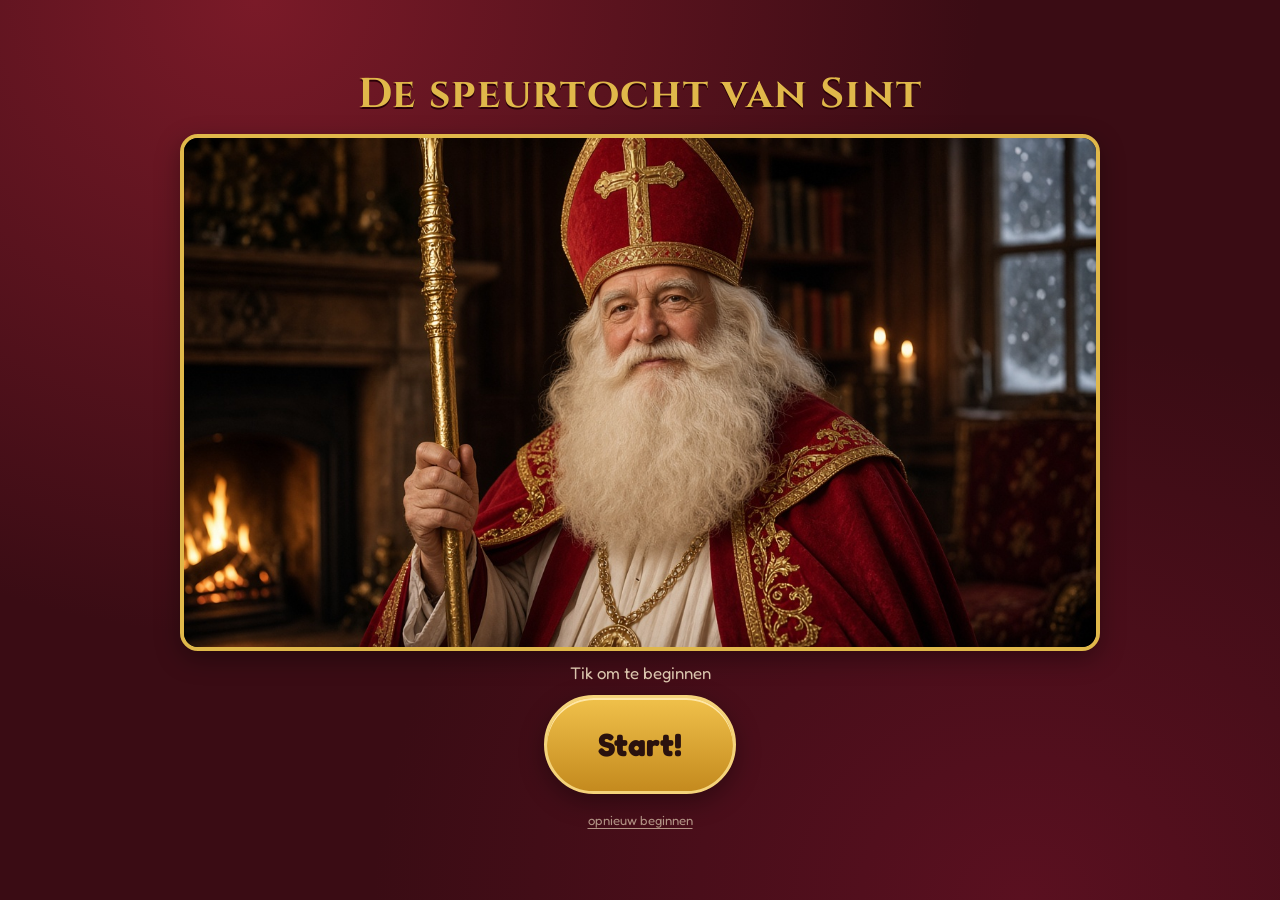
<file: index.html>
<!DOCTYPE html>
<html lang="nl">
<head>
  <meta charset="utf-8">
  <meta name="viewport" content="width=device-width, initial-scale=1, viewport-fit=cover, maximum-scale=1, user-scalable=no">
  <meta name="apple-mobile-web-app-capable" content="yes">
  <meta name="mobile-web-app-capable" content="yes">
  <meta name="apple-mobile-web-app-status-bar-style" content="black-translucent">
  <meta name="theme-color" content="#6e1020">
  <meta name="description" content="Een Sinterklaas-speurtocht.">
  <link rel="manifest" href="manifest.webmanifest">
  <link rel="apple-touch-icon" href="icons/apple-touch-icon.png">
  <link rel="icon" type="image/png" sizes="48x48" href="icons/favicon-48.png">
  <link rel="icon" type="image/svg+xml" href="icons/icon.svg">
  <title>De speurtocht van Sint</title>
  <link rel="stylesheet" href="src/style.css">
</head>
<body>
  <script src="src/lied-cues.js"></script>
  <script src="src/config.js"></script>
  <script src="src/app.js"></script>
</body>
</html>
</file>
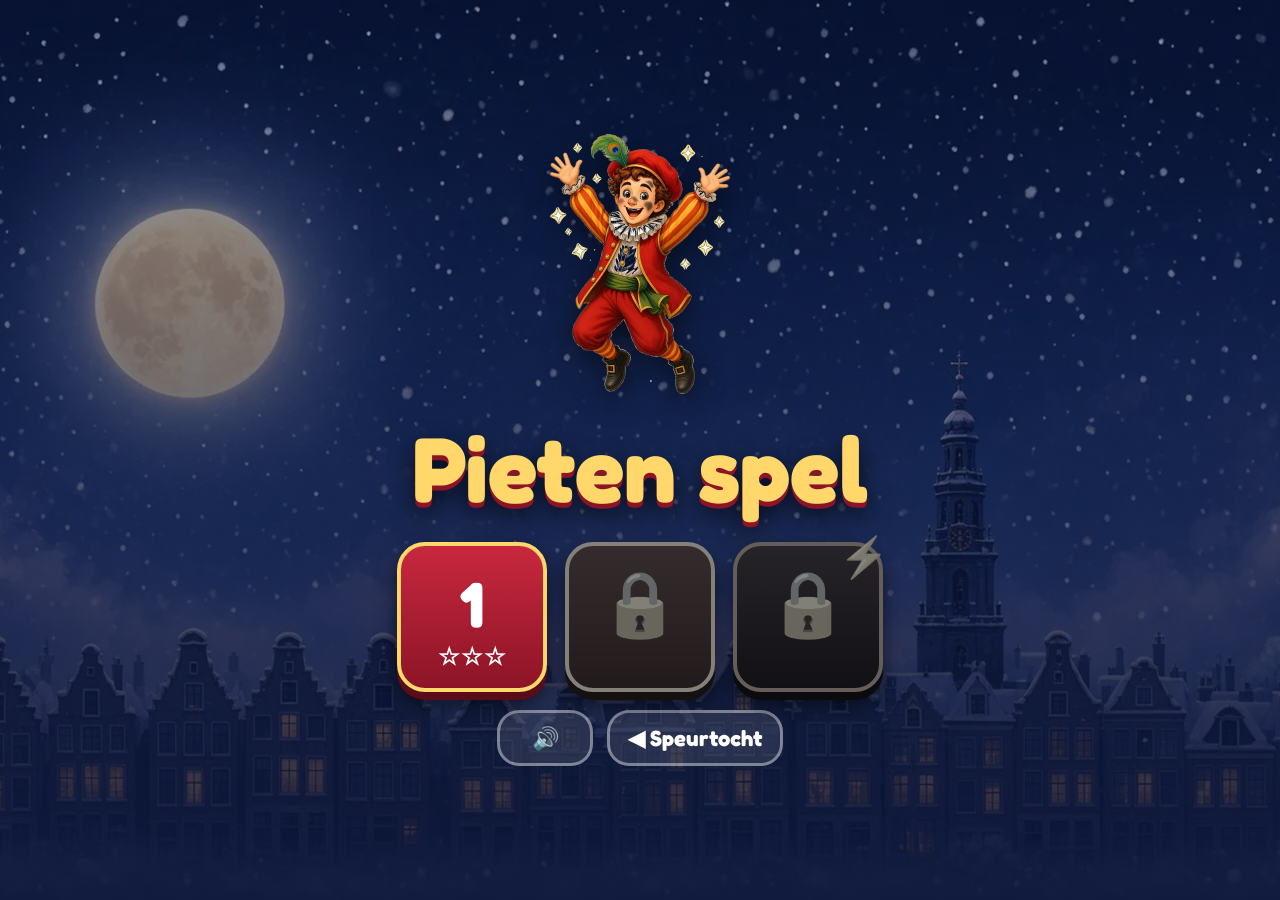
<file: spel/index.html>
<!DOCTYPE html>
<html lang="nl">
<head>
  <meta charset="utf-8">
  <meta name="viewport" content="width=device-width, initial-scale=1, maximum-scale=1, user-scalable=no, viewport-fit=cover">
  <meta name="apple-mobile-web-app-capable" content="yes">
  <meta name="mobile-web-app-capable" content="yes">
  <meta name="apple-mobile-web-app-status-bar-style" content="black-translucent">
  <meta name="apple-mobile-web-app-title" content="Pieten spel">
  <meta name="format-detection" content="telephone=no">
  <meta name="theme-color" content="#0c1433">
  <link rel="manifest" href="manifest.webmanifest">
  <title>Pieten spel</title>
  <link rel="icon" type="image/png" sizes="48x48" href="../icons/favicon-48.png">
  <link rel="apple-touch-icon" href="icons/apple-touch-icon.png">
  <link rel="stylesheet" href="spel.css">
</head>
<body>
  <canvas id="game"></canvas>

  <div id="hud" class="hidden">
    <div class="hud-left"><span id="hud-hearts"></span></div>
    <div class="hud-mid"><span class="hud-chip"><img src="assets/pakje-rood.webp" alt=""><b id="hud-pakjes">0/0</b></span><span class="hud-chip"><img src="assets/pepernoot.webp" alt=""><b id="hud-pep">0</b></span></div>
    <div class="hud-right"><button class="icon-btn" id="btn-keys" aria-label="toetsen">⌨️</button><button class="icon-btn" id="btn-pause" aria-label="pauze">⏸</button></div>
  </div>

  <div id="touch" class="hidden">
    <div id="pad"><div class="pad-btn" id="pad-l">◀</div><div class="pad-btn" id="pad-r">▶</div></div>
    <div id="acts">
      <div class="act-btn small" id="act-pep"><img src="assets/pepernoot.webp" alt="pepernoot"></div>
      <div class="act-btn" id="act-gooi"><img src="assets/pakje-blauw.webp" alt="gooi"></div>
      <div class="act-btn big" id="act-jump">⬆</div>
    </div>
  </div>

  <div id="keyguide" class="hidden">
    <div><kbd>A</kbd><kbd>D</kbd> <kbd>◀</kbd><kbd>▶</kbd> lopen</div>
    <div><kbd>Spatie</kbd> <kbd>W</kbd> <kbd>▲</kbd> springen</div>
    <div><kbd>E</kbd> <kbd>X</kbd> <img src="assets/pakje-rood.webp" alt=""> gooien</div>
    <div><kbd>Q</kbd> <kbd>C</kbd> <img src="assets/pepernoot.webp" alt=""> strooien</div>
    <div><kbd>P</kbd> pauze</div>
  </div>

  <div id="banner" class="hidden"></div>

  <div id="rotate" class="hidden"><div class="rot-phone">📱</div><div class="rot-txt">Draai je telefoon</div></div>

  <!-- menu -->
  <section class="screen" id="scr-menu">
    <img class="menu-piet" src="assets/piet-blij.webp" alt="">
    <h1 id="menu-title">Pieten spel</h1>
    <div class="levels" id="levels"></div>
    <div class="menu-row">
      <button class="btn ghost small" id="btn-geluid">🔊</button>
      <a class="btn ghost small" id="btn-terug" href="../">◀ Speurtocht</a>
    </div>
    <div class="ios-tip hidden" id="ios-tip"><img src="icons/apple-touch-icon.png" alt=""> <svg viewBox="0 0 24 24" width="22" height="22" aria-label="deel"><path d="M12 3v12M7.5 7.5 12 3l4.5 4.5M5 11v9h14v-9" fill="none" stroke="#fff" stroke-width="2.2" stroke-linecap="round" stroke-linejoin="round"/></svg> → Zet op beginscherm</div>
  </section>

  <!-- pause -->
  <section class="screen dim" id="scr-pause">
    <h2>⏸</h2>
    <div class="menu-row">
      <button class="btn big green" id="btn-verder">▶</button>
      <button class="btn big" id="btn-opnieuw">↻</button>
      <button class="btn big" id="btn-menu">☰</button>
    </div>
  </section>

  <!-- result -->
  <section class="screen dim" id="scr-result">
    <h2 id="res-title">Gelukt!</h2>
    <div class="stars" id="res-stars"></div>
    <div class="res-row"><span class="hud-chip big"><img src="assets/pakje-rood.webp" alt=""><b id="res-pakjes"></b></span><span class="hud-chip big"><img src="assets/pepernoot.webp" alt=""><b id="res-pep"></b></span></div>
    <div class="menu-row">
      <button class="btn big" id="res-opnieuw">↻</button>
      <button class="btn big" id="res-menu">☰</button>
      <button class="btn big green" id="res-verder">▶</button>
    </div>
  </section>

  <!-- final -->
  <section class="screen dim" id="scr-final">
    <img class="menu-piet" src="assets/piet-blij.webp" alt="">
    <h2>Super Piet!</h2>
    <div class="stars" id="fin-stars"></div>
    <div class="menu-row">
      <button class="btn big" id="fin-menu">☰</button>
      <a class="btn big green" href="../">🏅</a>
    </div>
  </section>

  <!-- interlude: Sint vraagt -->
  <section class="screen sint" id="scr-sint">
    <div class="sint-frame"><video id="vid-vraag" playsinline webkit-playsinline preload="auto" poster="assets/sint-poster.webp" src="video/sint-vraag.mp4"></video></div>
    <p class="sint-q">Mag ik even je moeder bellen?</p>
    <button class="btn huge green" id="btn-bel">📞 Bel mama</button>
    <button class="linkbtn" id="btn-slaover">sla over</button>
  </section>

  <!-- incoming call -->
  <section class="screen call" id="scr-ring">
    <div class="call-top">
      <div class="call-sub">📱 → 👩 mama</div>
      <div class="avatar ring"><img src="assets/sint-rond.webp" alt="Sinterklaas"></div>
      <div class="call-name">Sinterklaas</div>
      <div class="call-sub">belt…</div>
    </div>
    <div class="call-actions">
      <button class="round-btn green" id="btn-opnemen" aria-label="Opnemen">📞</button>
      <div class="call-label">Opnemen</div>
    </div>
  </section>

  <!-- in call -->
  <section class="screen call incall" id="scr-incall">
    <video id="vid-belt" playsinline webkit-playsinline preload="auto" poster="assets/sint-poster.webp" src="video/sint-belt.mp4"></video>
    <div class="incall-top"><div class="call-name">Sinterklaas</div><div class="call-time" id="call-time">00:00</div></div>
    <div class="incall-bottom"><button class="round-btn red" id="btn-ophangen" aria-label="Ophangen">📞</button></div>
  </section>

  <!-- ended -->
  <section class="screen call" id="scr-ended">
    <div class="call-top">
      <div class="avatar"><img src="assets/sint-rond.webp" alt="Sinterklaas"></div>
      <div class="call-name">Sinterklaas</div>
      <div class="call-end">Verbinding verbroken</div>
      <div class="call-time" id="call-time-end">00:00</div>
    </div>
    <div class="call-actions"><button class="btn big green hidden" id="btn-na-bel">▶</button></div>
  </section>

  <script src="levels.js"></script>
  <script src="audio.js"></script>
  <script src="spel.js"></script>
</body>
</html>
</file>
<file: src/style.css>
:root {
  --red: #8b1524;
  --red-dark: #3a0c14;
  --red-mid: #6e1020;
  --gold: #e0b84a;
  --gold-deep: #b8872a;
  --cream: #f6e6c8;
  --cream-2: #ffe9b8;
  --ink: #2a120e;
  --green: #2d6a3e;
  --shadow: 0 8px 24px rgba(0,0,0,.35);
  --safe-t: env(safe-area-inset-top, 0px);
  --safe-b: env(safe-area-inset-bottom, 0px);
  --safe-l: env(safe-area-inset-left, 0px);
  --safe-r: env(safe-area-inset-right, 0px);
}
@font-face {
  font-family: Fredoka;
  src: url("../fonts/fredoka-latin.woff2") format("woff2");
  font-weight: 400 700;
  font-display: swap;
}
@font-face {
  font-family: Cinzel;
  src: url("../fonts/cinzel.woff2") format("woff2");
  font-weight: 700;
  font-display: swap;
}
@font-face {
  font-family: "Great Vibes";
  src: url("../fonts/great-vibes.woff2") format("woff2");
  font-weight: 400;
  font-display: swap;
}
* { box-sizing: border-box; -webkit-tap-highlight-color: transparent; }
html, body {
  margin: 0; padding: 0; height: 100%;
  background: var(--red-dark);
  color: var(--cream);
  font-family: Fredoka, "Segoe UI", sans-serif;
  overflow: hidden;
  touch-action: manipulation;
  user-select: none;
  -webkit-user-select: none;
}
img { -webkit-user-drag: none; }
#app {
  height: 100%;
  height: 100dvh;
  position: relative;
  background:
    radial-gradient(ellipse at 20% 0%, #7a1a28 0%, transparent 50%),
    radial-gradient(ellipse at 80% 100%, #5a1020 0%, transparent 45%),
    var(--red-dark);
}
.screen {
  position: absolute; inset: 0;
  display: none;
  flex-direction: column;
  align-items: center;
  justify-content: center;
  padding: calc(16px + var(--safe-t)) calc(16px + var(--safe-r)) calc(16px + var(--safe-b)) calc(16px + var(--safe-l));
  gap: 12px;
  overflow: hidden;
}
.screen.on { display: flex; }

h1, h2 { font-family: Cinzel, Georgia, serif; margin: 0; text-align: center; letter-spacing: .04em; text-shadow: 0 2px 0 #2a0008; }
h1 { font-size: clamp(1.6rem, 5vw, 2.6rem); color: var(--gold); }
h2 { font-size: clamp(1.2rem, 3.6vw, 1.8rem); color: var(--gold); }

.btn {
  appearance: none; border: 3px solid #f4d37a;
  background: linear-gradient(#f0c14b, #c48a1e);
  color: var(--ink);
  font-family: Fredoka, sans-serif;
  font-weight: 700;
  font-size: clamp(1.15rem, 4vw, 1.6rem);
  padding: 0.7em 1.4em;
  border-radius: 999px;
  box-shadow: var(--shadow), inset 0 2px 0 #ffe7a8;
  cursor: pointer;
  min-height: 64px;
  min-width: 180px;
}
.btn:active { transform: translateY(2px); }
.btn:disabled { opacity: .45; }
.btn.ghost {
  background: transparent;
  color: var(--cream);
  border-color: rgba(246,230,200,.5);
  box-shadow: none;
  min-width: 140px;
}
.btn.green {
  background: linear-gradient(#4caf6a, #2d6a3e);
  border-color: #b6e3c0;
  color: #fff;
}
.btn.red {
  background: linear-gradient(#c62828, #8b1524);
  border-color: #f0c14b;
  color: #fff;
}
.btn.big { font-size: clamp(1.4rem, 5vw, 2rem); min-height: 76px; padding: .85em 1.6em; }

.row { display: flex; gap: 12px; flex-wrap: wrap; justify-content: center; width: 100%; }

/* Start */
.start-hero {
  width: min(92vw, 920px);
  aspect-ratio: 16/9;
  border-radius: 18px;
  overflow: hidden;
  box-shadow: var(--shadow);
  border: 4px solid var(--gold);
  background: #111;
}
.start-hero img, .start-hero video { width: 100%; height: 100%; object-fit: cover; display: block; }
.sub { opacity: .85; font-size: 1.05rem; text-align: center; margin: 0; }
.btn-opnieuw {
  appearance: none;
  background: none;
  border: 0;
  color: rgba(246, 230, 200, 0.62);
  font-family: Fredoka, sans-serif;
  font-size: 0.82rem;
  font-weight: 400;
  text-decoration: underline;
  text-underline-offset: 3px;
  cursor: pointer;
  padding: 6px 10px;
  margin: 0;
  min-height: 0;
  min-width: 0;
  box-shadow: none;
  text-shadow: none;
}
.btn-opnieuw:active { opacity: 0.8; }


/* Sint video */
.video-wrap {
  width: min(96vw, 1100px);
  flex: 1 1 auto;
  min-height: 0;
  display: flex;
  align-items: center;
  justify-content: center;
  border-radius: 16px;
  overflow: hidden;
  border: 3px solid var(--gold);
  background: #000;
  box-shadow: var(--shadow);
  position: relative;
}
.video-wrap video, .video-wrap img {
  width: 100%; height: 100%; object-fit: contain; background: #000;
}
.video-wrap.talking img { animation: pulse 2.8s ease-in-out infinite; }
@keyframes pulse { 0%,100%{transform:scale(1)} 50%{transform:scale(1.015)} }
.sint-play-btn {
  position: absolute;
  left: 50%;
  top: 50%;
  transform: translate(-50%, -50%);
  z-index: 3;
  min-width: 220px;
}
.sint-play-btn[hidden] { display: none; }
.sint-play-btn:active { transform: translate(-50%, -50%) translateY(2px); }

/* Piet */
.piet-stage {
  flex: 1 1 auto;
  min-height: 0;
  width: 100%;
  display: flex;
  flex-direction: column;
  align-items: center;
  justify-content: center;
  gap: 8px;
}
@media (orientation: landscape) {
  .piet-stage { flex-direction: row; gap: 20px; }
  .piet-stage .piet { height: 78vh; width: auto; max-width: 42vw; }
  .piet-stage .bubble { max-width: 50vw; }
}
.piet {
  height: min(46vh, 420px);
  width: auto;
  max-width: 80vw;
  object-fit: contain;
  filter: drop-shadow(0 12px 16px rgba(0,0,0,.4));
  user-select: none;
}
.bubble {
  background: var(--cream);
  color: var(--ink);
  border-radius: 22px;
  padding: 16px 20px;
  font-size: clamp(1.1rem, 3.4vw, 1.55rem);
  line-height: 1.35;
  max-width: 34rem;
  width: min(92vw, 34rem);
  box-shadow: var(--shadow);
  position: relative;
  text-align: center;
}
.bubble:after {
  content: "";
  position: absolute;
  bottom: -14px; left: 40px;
  border: 14px solid transparent;
  border-top-color: var(--cream);
  border-bottom: 0;
}
@media (orientation: landscape) {
  .bubble:after { bottom: 30px; left: -14px; border: 14px solid transparent; border-right-color: var(--cream); border-left: 0; }
}

/* Thermometer */
.thermo-wrap { display: flex; align-items: flex-end; gap: 8px; height: 140px; }
.thermo {
  width: 28px; height: 130px;
  border: 3px solid #ddd;
  border-radius: 20px;
  background: #fff;
  position: relative;
  overflow: hidden;
}
.thermo .fill {
  position: absolute; left: 0; right: 0; bottom: 0;
  height: 80%;
  background: linear-gradient(#3aa0ff, #1d4ed8);
  transition: height 1s ease, background .6s;
}
.thermo.cold .fill { height: 18%; background: linear-gradient(#9ad0ff, #2563eb); }
.thermo-label { font-size: .95rem; color: #9ad0ff; font-weight: 700; }

/* Camera */
.cam-stage { position: absolute; inset: 0; background: #000; }
.cam-stage video, .cam-stage canvas, .cam-stage img.preview {
  position: absolute; inset: 0; width: 100%; height: 100%; object-fit: cover;
}
.cam-ui {
  position: absolute; inset: 0;
  display: flex; flex-direction: column; justify-content: space-between;
  padding: calc(10px + var(--safe-t)) 12px calc(12px + var(--safe-b));
  pointer-events: none;
}
.cam-ui > * { pointer-events: auto; }
.cam-top, .cam-bot { display: flex; justify-content: space-between; align-items: center; gap: 10px; }
.counter {
  background: rgba(26,8,10,.7);
  color: var(--gold);
  border: 2px solid var(--gold);
  border-radius: 999px;
  padding: 8px 16px;
  font-weight: 700;
  font-size: 1.2rem;
}
.hint {
  background: rgba(26,8,10,.7);
  color: var(--cream);
  border-radius: 999px;
  padding: 8px 14px;
  font-size: 1rem;
}
.file-fallback { color: var(--cream); text-decoration: underline; font-size: .95rem; background: none; border: 0; font-family: inherit; }

/* Polaroid */
.fridge-scene {
  position: relative;
  width: min(94vw, 900px);
  flex: 1 1 auto;
  min-height: 0;
  border-radius: 12px;
  overflow: hidden;
  background: #111;
  border: 3px solid var(--gold);
}
.fridge-scene > img.fridge {
  width: 100%; height: 100%; object-fit: cover; display: block;
}
.polaroid {
  position: absolute;
  width: min(42%, 28vh, 230px);
  max-height: 86%;
  box-sizing: border-box;
  background: #f7f3ea;
  padding: 8px 8px 6px;
  box-shadow: 0 10px 24px rgba(0,0,0,.45);
  transform: rotate(-6deg);
  left: 50%; top: 46%;
  translate: -50% -50%;
  cursor: pointer;
  animation: flyin 1.1s cubic-bezier(.2,1.4,.3,1) both;
  display: flex;
  flex-direction: column;
  align-items: stretch;
}
.polaroid img:not(.magneet) {
  width: 100%;
  height: auto;
  max-height: 100%;
  display: block;
  aspect-ratio: 9 / 16;
  object-fit: contain;
  object-position: center;
  background: #ddd;
}
.polaroid .cap { text-align: center; color: #333; font-size: .8rem; margin: 6px 0 4px; flex: 0 0 auto; }
.polaroid .magneet {
  position: absolute; top: -18px; left: 50%; translate: -50% 0;
  width: 48px; height: 48px;
  filter: drop-shadow(0 3px 2px rgba(0,0,0,.4));
}
@keyframes flyin {
  0% { transform: rotate(-20deg) scale(.2) translate(0,-180px); opacity: 0; }
  70% { transform: rotate(-8deg) scale(1.08); opacity: 1; }
  100% { transform: rotate(-6deg) scale(1); }
}
.flash {
  position: absolute; inset: 0; background: #fff; opacity: 0; pointer-events: none;
}
.flash.on { animation: flash .7s ease; }
@keyframes flash { 0%{opacity:0} 15%{opacity:1} 100%{opacity:0} }
#lightbox {
  position: absolute; inset: 0; background: rgba(0,0,0,.88);
  display: none; align-items: center; justify-content: center; z-index: 20;
  padding: 24px;
}
#lightbox.on { display: flex; }
#lightbox img { max-width: 96%; max-height: 90%; border: 8px solid #f7f3ea; box-shadow: var(--shadow); }

/* Keypad */
.keypad {
  display: grid;
  grid-template-columns: repeat(3, 1fr);
  gap: 10px;
  width: min(360px, 92vw);
}
.key {
  appearance: none;
  border: 3px solid #f4d37a;
  background: linear-gradient(#5a1520, #3a0c14);
  color: var(--cream);
  font-family: Fredoka, sans-serif;
  font-weight: 700;
  font-size: 1.8rem;
  height: 64px;
  border-radius: 16px;
  cursor: pointer;
}
.key:active { background: #7a1a28; }
.code-dots {
  display: flex; gap: 12px; justify-content: center; margin: 8px 0 4px;
  min-height: 52px; align-items: center;
}
.code-dots span {
  width: 48px; height: 56px;
  border-bottom: 4px solid var(--gold);
  font-size: 2rem;
  text-align: center;
  color: var(--gold);
  font-family: Cinzel, serif;
}
.msg { min-height: 1.4em; text-align: center; color: #ffd7a8; font-size: 1.05rem; }

/* Gevonden */
.zak-stage {
  position: relative;
  width: min(96vw, 1100px);
  flex: 1 1 auto;
  min-height: 0;
  border-radius: 16px;
  overflow: hidden;
  border: 3px solid var(--gold);
  background: #111;
}
.zak-stage img {
  position: absolute; inset: 0; width: 100%; height: 100%; object-fit: cover;
  opacity: 0; transform: translateY(-40px) scale(.86);
  transition: opacity .6s ease, transform .8s cubic-bezier(.2,1.2,.3,1);
}
.zak-stage img.on { opacity: 1; transform: translateY(0) scale(1); }
.lyrics {
  position: absolute; left: 0; right: 0; bottom: 0;
  padding: 14px 16px calc(14px + var(--safe-b));
  background: linear-gradient(transparent, rgba(20,4,8,.85));
  text-align: center;
  font-size: clamp(1.1rem, 3.5vw, 1.7rem);
  color: #fff;
  text-shadow: 0 2px 8px #000;
  min-height: 3.2em;
}
.pep-count {
  position: absolute;
  left: 50%;
  bottom: calc(18px + var(--safe-b));
  transform: translateX(-50%);
  background: rgba(26,8,10,.82);
  color: var(--gold);
  border: 2px solid var(--gold);
  border-radius: 999px;
  padding: 10px 20px;
  font-weight: 700;
  font-size: clamp(1.15rem, 3.4vw, 1.6rem);
  white-space: nowrap;
  text-shadow: none;
  z-index: 2;
}
.pep-count[hidden] { display: none; }

/* Oorkonde */
.oorkonde-wrap {
  flex: 1 1 auto;
  min-height: 0;
  display: flex;
  align-items: center;
  justify-content: center;
  width: 100%;
}
#oorkonde {
  max-height: 100%;
  max-width: min(92vw, 620px);
  width: auto;
  height: auto;
  box-shadow: var(--shadow);
  border-radius: 4px;
}

/* Pepernoten canvas overlay */
#strooi-canvas {
  position: fixed; inset: 0;
  pointer-events: none;
  z-index: 30;
}

/* Hidden file input (tests + fallback) */
#file-input { position: absolute; width: 1px; height: 1px; opacity: 0; overflow: hidden; }
</file>
<file: spel/spel.css>
@font-face { font-family: Fredoka; src: url("../fonts/fredoka-latin.woff2") format("woff2"); font-weight: 400 700; font-display: swap; }
* { box-sizing: border-box; -webkit-tap-highlight-color: transparent; }
html, body { margin: 0; height: 100%; overflow: hidden; background: #0c1433; color: #fff; font-family: Fredoka, system-ui, sans-serif; touch-action: none; -webkit-user-select: none; user-select: none; -webkit-touch-callout: none; }
canvas#game { position: fixed; inset: 0; width: 100vw; height: 100vh; height: 100dvh; display: block; }
.hidden { display: none !important; }

#hud { position: fixed; left: 0; right: 0; top: 0; display: flex; align-items: center; justify-content: space-between; padding: max(8px, env(safe-area-inset-top)) 12px 0; pointer-events: none; z-index: 5; }
#hud > div { display: flex; gap: 8px; align-items: center; }
#hud-hearts { font-size: 30px; letter-spacing: 2px; filter: drop-shadow(0 2px 2px #0008); }
.hud-chip { display: inline-flex; align-items: center; gap: 6px; background: #0009; border: 2px solid #ffd76a88; border-radius: 99px; padding: 4px 14px 4px 6px; font-size: 24px; }
.hud-chip img { height: 32px; }
.hud-chip.big { font-size: 34px; padding: 8px 22px 8px 10px; }
.hud-chip.big img { height: 48px; }
.icon-btn { pointer-events: auto; width: 54px; height: 54px; border-radius: 16px; border: 2px solid #fff6; background: #0008; color: #fff; font-size: 26px; }

#touch { position: fixed; inset: auto 0 0 0; height: 0; z-index: 6; }
#pad { position: fixed; left: max(14px, env(safe-area-inset-left)); bottom: max(16px, env(safe-area-inset-bottom)); display: flex; gap: 14px; touch-action: none; }
.pad-btn, .act-btn { width: 104px; height: 104px; border-radius: 50%; background: #ffffff2a; border: 3px solid #ffffff88; display: grid; place-items: center; font-size: 46px; color: #fff; box-shadow: 0 4px 10px #0006; touch-action: none; }
.pad-btn.on, .act-btn.on { background: #ffd76a88; transform: scale(.95); }
#acts { position: fixed; right: max(14px, env(safe-area-inset-right)); bottom: max(16px, env(safe-area-inset-bottom)); display: flex; align-items: flex-end; gap: 14px; }
.act-btn img { width: 62%; }
.act-btn.small { width: 84px; height: 84px; }
.act-btn.big { width: 124px; height: 124px; font-size: 56px; background: #3ecf6a55; }

#keyguide { position: fixed; left: 14px; bottom: 14px; background: #000a; border: 2px solid #ffffff44; border-radius: 14px; padding: 10px 14px; font-size: 17px; line-height: 1.9; z-index: 6; }
#keyguide img { height: 20px; vertical-align: middle; }
kbd { display: inline-block; min-width: 28px; padding: 0 6px; margin-right: 3px; border: 2px solid #fff8; border-bottom-width: 4px; border-radius: 6px; background: #fff2; text-align: center; font-family: inherit; font-size: 15px; line-height: 22px; }

#banner { position: fixed; left: 50%; top: 32%; transform: translate(-50%, -50%); font-size: clamp(40px, 9vw, 84px); font-weight: 700; color: #ffd76a; text-shadow: 0 4px 0 #7a1020, 0 8px 18px #000a; z-index: 7; pointer-events: none; text-align: center; white-space: nowrap; animation: pop .5s ease-out; }
#banner small { display: block; font-size: .45em; color: #fff; text-shadow: 0 3px 8px #000; }
@keyframes pop { from { transform: translate(-50%, -50%) scale(.4); opacity: 0 } to { transform: translate(-50%, -50%) scale(1); opacity: 1 } }

.screen { position: fixed; inset: 0; z-index: 10; display: none; flex-direction: column; align-items: center; justify-content: center; gap: 18px; padding: 20px; text-align: center; background: radial-gradient(circle at 50% 30%, #2a3c86, #0c1433 70%); }
#scr-menu { background: linear-gradient(#0c143355, #0c1433dd), url(assets/lucht.webp) center bottom / cover; }
.screen.on { display: flex; }
.screen.dim { background: #0c1433cc; backdrop-filter: blur(3px); }
h1 { font-size: clamp(44px, 10vw, 92px); margin: 0; color: #ffd76a; text-shadow: 0 5px 0 #8c1426, 0 10px 24px #000a; }
h2 { font-size: clamp(40px, 9vw, 76px); margin: 0; color: #ffd76a; text-shadow: 0 4px 0 #8c1426, 0 8px 18px #000a; }
.menu-piet { height: min(30vh, 260px); filter: drop-shadow(0 8px 14px #0008); animation: bob 2.4s ease-in-out infinite; }
@keyframes bob { 50% { transform: translateY(-10px) rotate(-2deg); } }
.levels { display: flex; gap: 18px; flex-wrap: wrap; justify-content: center; }
.lvl { width: 150px; height: 150px; border-radius: 28px; border: 4px solid #ffd76a; background: linear-gradient(#c8283e, #8c1426); color: #fff; font: 700 64px Fredoka, sans-serif; display: flex; flex-direction: column; align-items: center; justify-content: center; box-shadow: 0 8px 0 #5a0c18, 0 12px 20px #0008; position: relative; }
.lvl:active { transform: translateY(4px); box-shadow: 0 4px 0 #5a0c18; }
.lvl .st { font-size: 24px; height: 28px; letter-spacing: 1px; }
.lvl.locked { filter: grayscale(.9) brightness(.6); }
.lvl.hard { background: linear-gradient(#5a2b8c, #2c1250); border-color: #ff8a3d; box-shadow: 0 8px 0 #1c0a34, 0 12px 20px #0008; }
.lvl.hard::after { content: "⚡"; position: absolute; top: -14px; right: -10px; font-size: 40px; }
.menu-row { display: flex; gap: 14px; align-items: center; justify-content: center; flex-wrap: wrap; }
.btn { font: 700 28px Fredoka, sans-serif; color: #fff; background: #c8283e; border: 3px solid #ffd76a; border-radius: 22px; padding: 12px 26px; min-width: 96px; min-height: 76px; box-shadow: 0 6px 0 #5a0c18; text-decoration: none; display: inline-flex; align-items: center; justify-content: center; gap: 8px; }
.btn:active { transform: translateY(3px); box-shadow: 0 3px 0 #5a0c18; }
.btn.big { font-size: 40px; min-width: 120px; min-height: 96px; }
.btn.huge { font-size: clamp(34px, 7vw, 52px); min-height: 120px; padding: 16px 44px; }
.btn.green { background: #22a44c; box-shadow: 0 6px 0 #0d5a26; }
.btn.ghost { background: #ffffff1a; box-shadow: none; border-color: #ffffff66; }
.btn.small { font-size: 22px; min-height: 56px; padding: 8px 18px; }
.linkbtn { background: none; border: none; color: #fffa; font: 400 18px Fredoka, sans-serif; text-decoration: underline; padding: 10px; }
.stars { font-size: 64px; letter-spacing: 6px; min-height: 80px; }
.stars .off { filter: grayscale(1) brightness(.5); }
.res-row { display: flex; gap: 16px; }

.sint { background: radial-gradient(circle at 50% 30%, #6e1020, #1a0508 80%); }
.sint-frame { width: min(92vw, 820px, 120vh); aspect-ratio: 16/9; border-radius: 22px; overflow: hidden; border: 5px solid #ffd76a; box-shadow: 0 12px 30px #000c; background: #000; }
.sint-frame video { width: 100%; height: 100%; object-fit: cover; display: block; }
.sint-q { font-size: clamp(26px, 5vw, 40px); margin: 0; font-weight: 700; text-shadow: 0 3px 8px #000; }

.call { background: linear-gradient(#1b2a3a, #0a0f16); justify-content: space-between; padding: max(48px, env(safe-area-inset-top)) 20px max(48px, env(safe-area-inset-bottom)); }
.call-top { display: flex; flex-direction: column; align-items: center; gap: 12px; margin-top: 6vh; }
.call-name { font-size: clamp(36px, 7vw, 56px); font-weight: 600; }
.call-sub { font-size: clamp(22px, 4vw, 30px); color: #fffb; }
.call-end { font-size: clamp(26px, 5vw, 36px); color: #ff7a7a; }
.call-time { font-size: 26px; color: #fffb; font-variant-numeric: tabular-nums; }
.avatar { width: min(48vw, 260px); aspect-ratio: 1; border-radius: 50%; overflow: hidden; border: 5px solid #fff4; }
.avatar img { width: 100%; height: 100%; object-fit: cover; }
.avatar.ring { animation: ring 1.2s ease-in-out infinite; }
@keyframes ring { 0%, 100% { box-shadow: 0 0 0 0 #3ecf6a99; } 60% { box-shadow: 0 0 0 30px #3ecf6a00; } }
.call-actions { display: flex; flex-direction: column; align-items: center; gap: 10px; margin-bottom: 6vh; }
.call-label { font-size: 24px; color: #fffc; }
.round-btn { width: 128px; height: 128px; border-radius: 50%; border: none; font-size: 58px; color: #fff; box-shadow: 0 8px 20px #000a; }
.round-btn.green { background: #2ecc5a; animation: wiggle 1s ease-in-out infinite; }
.round-btn.red { background: #e53935; width: 96px; height: 96px; font-size: 44px; }
.round-btn.red { transform: rotate(135deg); }
@keyframes wiggle { 0%, 100% { transform: rotate(0); } 20% { transform: rotate(-14deg); } 40% { transform: rotate(14deg); } 60% { transform: rotate(-8deg); } }
.incall { padding: 0; background: #000; }
.incall video { position: absolute; inset: 0; width: 100%; height: 100%; object-fit: cover; object-position: 52% 30%; }
.incall-top { position: absolute; top: 0; left: 0; right: 0; padding: max(24px, env(safe-area-inset-top)) 0 30px; background: linear-gradient(#000a, #0000); }
.incall-bottom { position: absolute; bottom: max(36px, env(safe-area-inset-bottom)); left: 0; right: 0; display: flex; justify-content: center; }

@media (max-height: 520px) {
  .pad-btn, .act-btn { width: 84px; height: 84px; font-size: 36px; }
  .act-btn.big { width: 100px; height: 100px; }
  .act-btn.small { width: 70px; height: 70px; }
  .menu-piet { height: 24vh; }
  .lvl { width: 116px; height: 116px; font-size: 50px; }
  .screen { gap: 10px; }
}

/* ---------- telefoon ---------- */
html { -webkit-text-size-adjust: 100%; text-size-adjust: 100%; overscroll-behavior: none; }
body { position: fixed; inset: 0; width: 100%; height: 100%; }
canvas#game, #hud, #touch, .pad-btn, .act-btn { touch-action: none; }
button, a, .lvl { touch-action: manipulation; }
#hud { padding-left: max(12px, env(safe-area-inset-left)); padding-right: max(12px, env(safe-area-inset-right)); }
.screen:not(.call) { padding: max(12px, env(safe-area-inset-top)) max(16px, env(safe-area-inset-right)) max(12px, env(safe-area-inset-bottom)) max(16px, env(safe-area-inset-left)); height: var(--vh, 100dvh); bottom: auto; }
#keyguide { left: max(14px, env(safe-area-inset-left)); }
.ios-tip { display: flex; align-items: center; gap: 8px; font-size: 18px; color: #fffd; background: #0007; border-radius: 14px; padding: 6px 12px; }
.ios-tip img { width: 28px; height: 28px; border-radius: 7px; }
#rotate { position: fixed; inset: 0; z-index: 50; display: flex; flex-direction: column; align-items: center; justify-content: center; gap: 18px; background: radial-gradient(circle at 50% 40%, #2a3c86, #0c1433 75%); text-align: center; }
.rot-phone { font-size: 110px; animation: rot 2s ease-in-out infinite; }
.rot-txt { font-size: 34px; font-weight: 700; color: #ffd76a; text-shadow: 0 3px 0 #8c1426; }
@keyframes rot { 0%, 25% { transform: rotate(0); } 55%, 85% { transform: rotate(-90deg); } 100% { transform: rotate(0); } }

/* kleine telefoon liggend (bijv. 844x390, 667x375, 740x360) */
@media (max-height: 440px) {
  #hud { padding-top: max(6px, env(safe-area-inset-top)); }
  #hud > div { gap: 6px; }
  #hud-hearts { font-size: 22px; }
  .hud-chip { font-size: 18px; padding: 2px 10px 2px 4px; }
  .hud-chip img { height: 24px; }
  .icon-btn { width: 42px; height: 42px; font-size: 20px; border-radius: 12px; }
  #pad { left: max(10px, env(safe-area-inset-left)); bottom: max(8px, env(safe-area-inset-bottom)); gap: 10px; }
  #acts { right: max(10px, env(safe-area-inset-right)); bottom: max(8px, env(safe-area-inset-bottom)); gap: 10px; }
  .pad-btn, .act-btn { width: 74px; height: 74px; font-size: 32px; border-width: 2px; }
  .act-btn.big { width: 88px; height: 88px; font-size: 40px; }
  .act-btn.small { width: 60px; height: 60px; }
  #banner { font-size: 48px; }
  .screen { gap: 8px; }
  h1 { font-size: 44px; }
  h2 { font-size: 40px; }
  .menu-piet { height: 22vh; }
  .lvl { width: 92px; height: 92px; font-size: 40px; border-radius: 20px; border-width: 3px; }
  .lvl .st { font-size: 16px; height: 20px; }
  .lvl.hard::after { font-size: 28px; top: -10px; right: -8px; }
  .levels { gap: 14px; }
  .btn { font-size: 22px; min-height: 56px; padding: 6px 18px; border-radius: 16px; }
  .btn.big { font-size: 30px; min-height: 64px; min-width: 84px; }
  .btn.huge { font-size: 28px; min-height: 64px; padding: 8px 30px; }
  .btn.small { font-size: 18px; min-height: 44px; padding: 4px 14px; }
  .stars { font-size: 40px; min-height: 48px; }
  .hud-chip.big { font-size: 24px; padding: 4px 14px 4px 6px; }
  .hud-chip.big img { height: 32px; }
  .ios-tip { font-size: 15px; padding: 3px 10px; }
  .ios-tip img { width: 22px; height: 22px; }
  .sint-frame { width: min(92vw, calc((var(--vh, 100dvh) - 170px) * 16 / 9)); border-width: 3px; border-radius: 14px; }
  .sint-q { font-size: 22px; }
  .linkbtn { padding: 4px; font-size: 16px; }
  .call { padding: max(10px, env(safe-area-inset-top)) 16px max(10px, env(safe-area-inset-bottom)); }
  .call-top { margin-top: 0; gap: 4px; }
  .avatar { width: 34vh; border-width: 3px; }
  .call-name { font-size: 30px; }
  .call-sub, .call-end { font-size: 20px; }
  .call-time { font-size: 18px; }
  .call-label { font-size: 18px; }
  .call-actions { margin-bottom: 0; gap: 4px; }
  .round-btn { width: 84px; height: 84px; font-size: 40px; }
  .round-btn.red { width: 70px; height: 70px; font-size: 32px; }
  .incall-top { padding: max(8px, env(safe-area-inset-top)) 0 16px; }
  .incall-bottom { bottom: max(12px, env(safe-area-inset-bottom)); }
}
/* menu op een lage telefoon: Piet naast de titel */
@media (max-height: 440px) and (min-aspect-ratio: 3/2) {
  #scr-menu { display: none; }
  #scr-menu.on { display: grid; grid-template-columns: auto auto; grid-template-areas: "piet title" "piet levels" "piet row" "piet tip"; align-content: center; justify-content: center; column-gap: 24px; row-gap: 10px; }
  #scr-menu .menu-piet { grid-area: piet; height: 62vh; align-self: center; }
  #scr-menu h1 { grid-area: title; }
  #scr-menu .levels { grid-area: levels; }
  #scr-menu .menu-row { grid-area: row; }
  #scr-menu .ios-tip { grid-area: tip; justify-self: center; }
}
@media (max-height: 440px) and (min-aspect-ratio: 3/2) {
  .call:not(.incall) { flex-direction: row; justify-content: center; align-items: center; gap: 10vw; }
  .call:not(.incall) .call-top { margin: 0; }
  .avatar { width: 40vh; }
}
</file>
